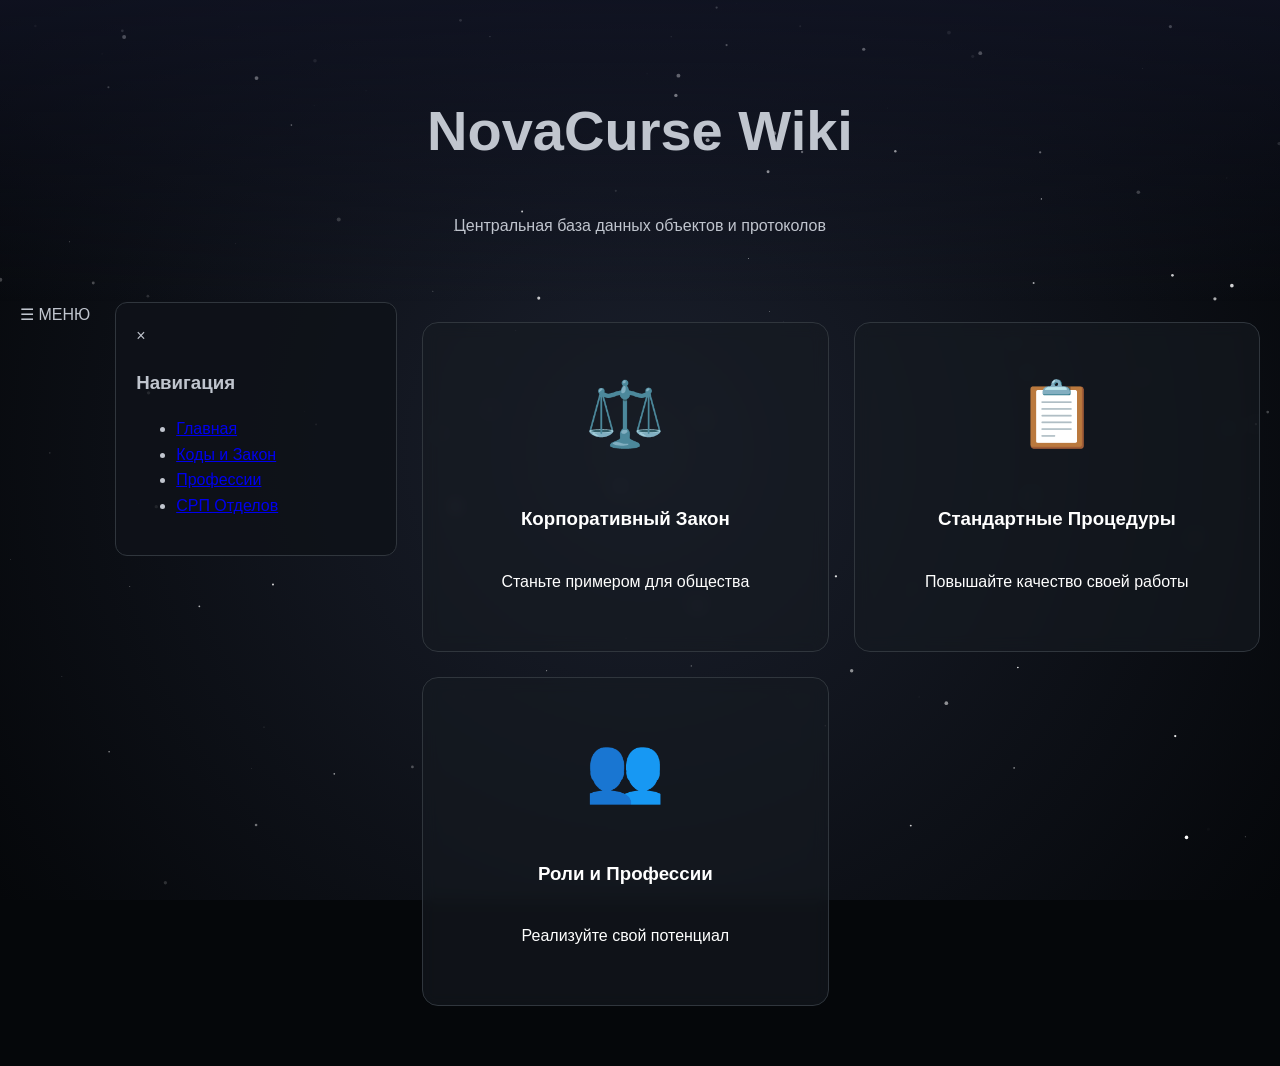
<file: index.html>
<!DOCTYPE html>
<html lang="ru">
<head>
    <meta charset="UTF-8">
    <meta name="viewport" content="width=device-width, initial-scale=1.0">
    <title>Главная | NovaCurse</title>
    <link rel="stylesheet" href="style.css">
</head>
<body>
    <canvas id="starfield"></canvas>
    <div class="space"><div class="stars"></div></div>

    <header>
        <h1 class="glitch-text">NovaCurse <span class="red-glow">Wiki</span></h1>
        <p>Центральная база данных объектов и протоколов</p>
    </header>

    <div class="container">
        <div class="menu-trigger" onclick="toggleMenu()">☰ МЕНЮ</div>

        <aside class="sidebar" id="sidebar">
            <div class="close-btn" onclick="toggleMenu()">×</div>
            <div class="menu-section">
                <h3>Навигация</h3>
                <ul>
                    <li><a href="index.html">Главная</a></li>
                    <li><a href="laws.html">Коды и Закон</a></li>
                    <li><a href="jobs.html">Профессии</a></li>
                    <li><a href="srp.html">СРП Отделов</a></li>
                </ul>
            </div>
        </aside>

        <main class="main-content">
            <div class="main-grid">
                <a href="laws.html" class="grid-card">
                    <div class="card-icon">⚖️</div>
                    <h3>Корпоративный Закон</h3>
                    <p>Станьте примером для общества</p>
                </a>
                <a href="srp.html" class="grid-card">
                    <div class="card-icon">📋</div>
                    <h3>Стандартные Процедуры</h3>
                    <p>Повышайте качество своей работы</p>
                </a>
                <a href="jobs.html" class="grid-card">
                    <div class="card-icon">👥</div>
                    <h3>Роли и Профессии</h3>
                    <p>Реализуйте свой потенциал</p>
                </a>
            </div>
        </main>
    </div>

    <script src="script.js"></script>
</body>
</html>
</file>
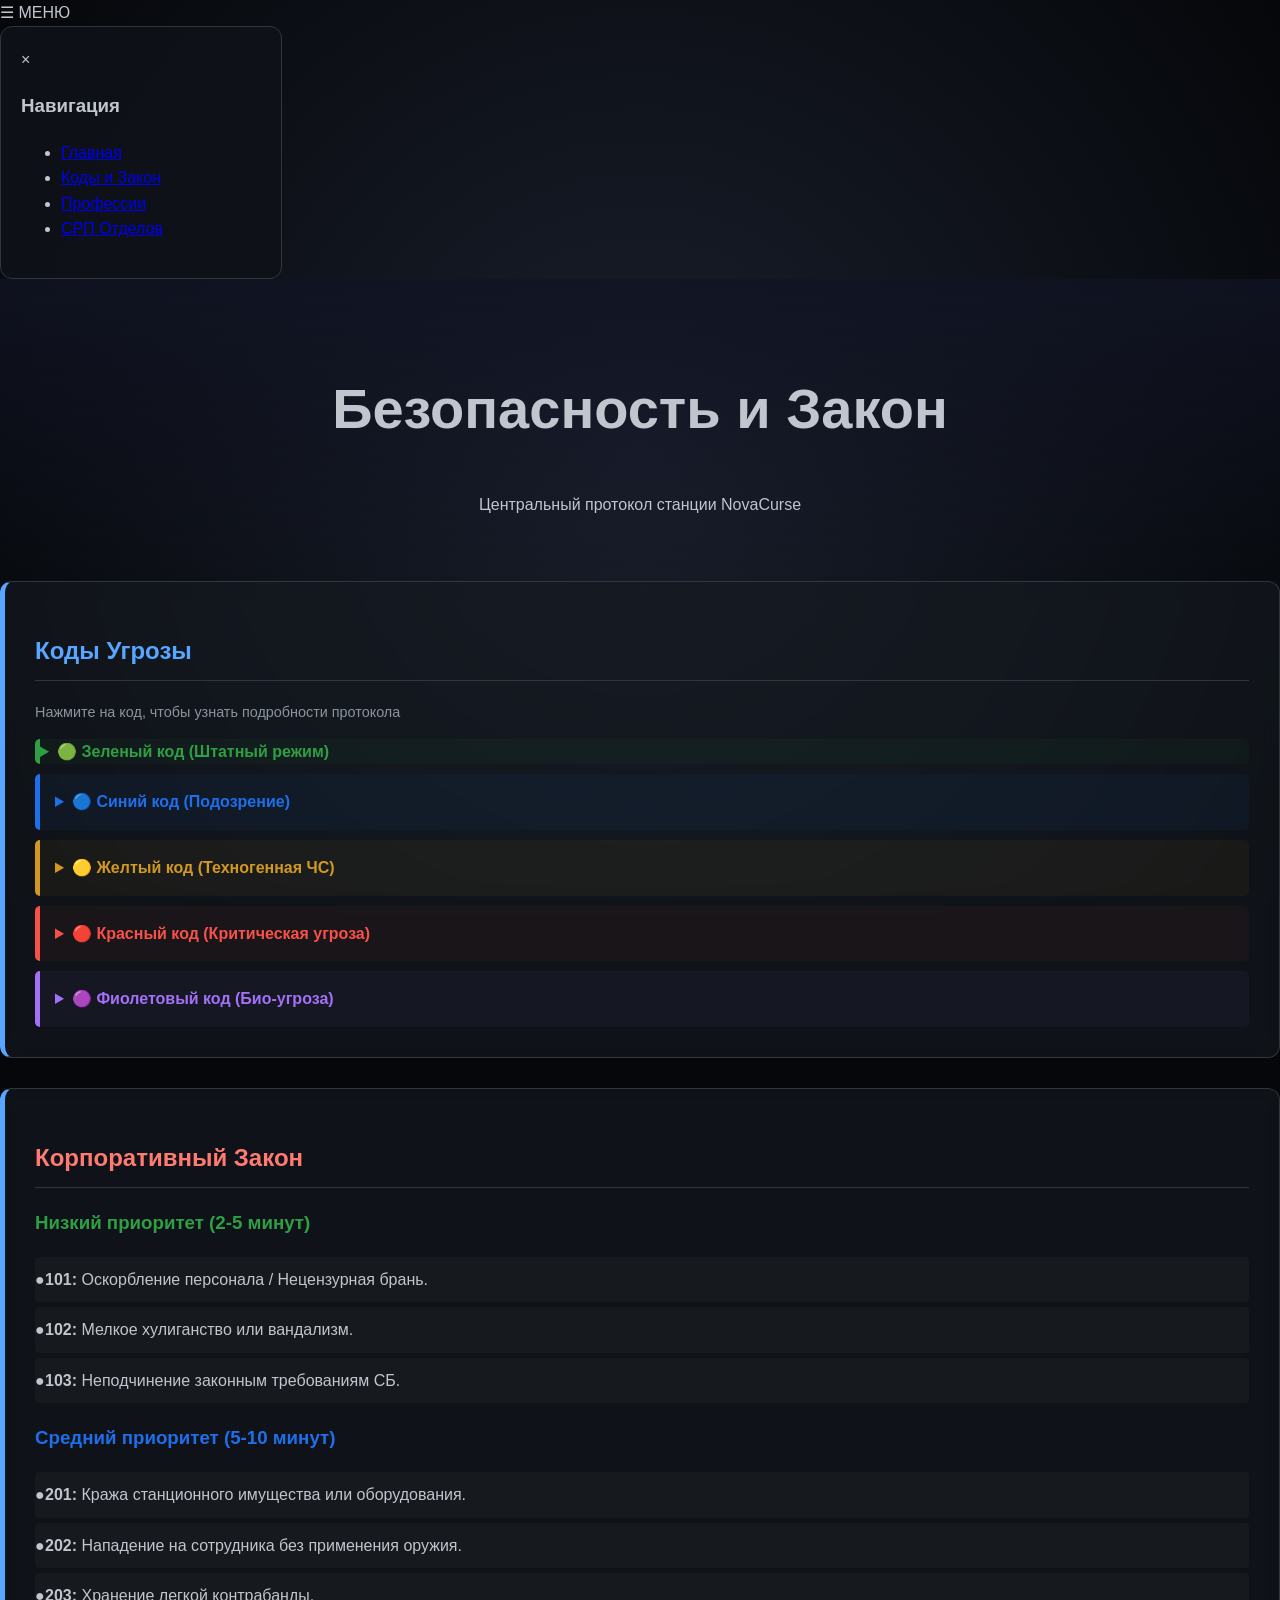
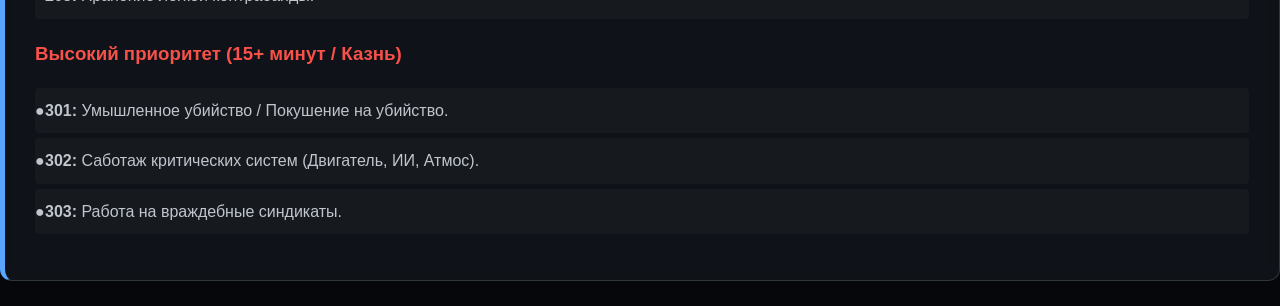
<file: laws.html>
<!DOCTYPE html>
<html lang="ru">
<head>
    <meta charset="UTF-8">
    <meta name="viewport" content="width=device-width, initial-scale=1.0">
    <title>Законы и Коды | NovaCurse</title>
    <link rel="stylesheet" href="style.css">
</head>
<body>
    <canvas id="starfield"></canvas>
    <div class="space"><div class="stars"></div></div>
    
    <div class="menu-trigger" onclick="toggleMenu()">☰ МЕНЮ</div>
    
    <aside class="sidebar" id="sidebar">
        <div class="close-btn" onclick="toggleMenu()">×</div>
        <div class="menu-section">
            <h3>Навигация</h3>
            <ul>
                <li><a href="index.html">Главная</a></li>
                <li><a href="laws.html">Коды и Закон</a></li>
                <li><a href="jobs.html">Профессии</a></li>
                <li><a href="srp.html">СРП Отделов</a></li>
            </ul>
        </div>
    </aside>

    <header>
        <h1 class="glitch-text">Безопасность и Закон</h1>
        <p>Центральный протокол станции NovaCurse</p>
    </header>

    <main class="content-wrapper">
        
        <section class="card">
            <h2 style="color: #58a6ff; border-bottom: 1px solid #30363d; padding-bottom: 10px;">Коды Угрозы</h2>
            <p style="font-size: 0.9em; color: #8b949e;">Нажмите на код, чтобы узнать подробности протокола</p>

            <details class="threat-card" style="border-left: 5px solid #2ea043; background: rgba(46, 160, 67, 0.05); margin-bottom: 10px; border-radius: 5px;">
                <summary style="padding: 15 shadow; cursor: pointer; font-weight: bold; color: #2ea043;">🟢 Зеленый код (Штатный режим)</summary>
                <div style="padding: 15px;">
                    <p>Станция функционирует в штатном режиме. Прямых угроз нет.</p>
                    <ul>
                        <li>Оружие СБ в кобуре.</li>
                        <li>Обыски без причины запрещены.</li>
                    </ul>
                </div>
            </details>

            <details class="threat-card" style="border-left: 5px solid #1f6feb; background: rgba(31, 111, 235, 0.05); margin-bottom: 10px; border-radius: 5px;">
                <summary style="padding: 15px; cursor: pointer; font-weight: bold; color: #1f6feb;">🔵 Синий код (Подозрение)</summary>
                <div style="padding: 15px;">
                    <p>Подозрительная активность или мелкий саботаж.</p>
                    <ul>
                        <li>Разрешены выборочные обыски.</li>
                        <li>Офицерам разрешено носить оружие в руках.</li>
                    </ul>
                </div>
            </details>

            <details class="threat-card" style="border-left: 5px solid #d29922; background: rgba(210, 153, 34, 0.05); margin-bottom: 10px; border-radius: 5px;">
                <summary style="padding: 15px; cursor: pointer; font-weight: bold; color: #d29922;">🟡 Желтый код (Техногенная ЧС)</summary>
                <div style="padding: 15px;">
                    <p>Разгерметизации, пожары, радиация.</p>
                    <ul>
                        <li>Приоритет инженерам.</li>
                        <li>СБ оцепляет опасные зоны.</li>
                    </ul>
                </div>
            </details>

            <details class="threat-card" style="border-left: 5px solid #f85149; background: rgba(248, 81, 73, 0.05); margin-bottom: 10px; border-radius: 5px;">
                <summary style="padding: 15px; cursor: pointer; font-weight: bold; color: #f85149;">🔴 Красный код (Критическая угроза)</summary>
                <div style="padding: 15px;">
                    <p>Вторжение врага, ядерная угроза или бунт.</p>
                    <ul>
                        <li>Боевой режим. Оружие к бою.</li>
                        <li>Летальная сила разрешена при сопротивлении.</li>
                    </ul>
                </div>
            </details>

            <details class="threat-card" style="border-left: 5px solid #a371f7; background: rgba(163, 113, 247, 0.05); border-radius: 5px;">
                <summary style="padding: 15px; cursor: pointer; font-weight: bold; color: #a371f7;">🟣 Фиолетовый код (Био-угроза)</summary>
                <div style="padding: 15px;">
                    <p>Вирусы, инфекции, ксеноморфы.</p>
                    <ul>
                        <li>Полный карантин отделов.</li>
                        <li>Использование костюмов биозащиты обязательно.</li>
                    </ul>
                </div>
            </details>
        </section>

        <section class="card" style="margin-top: 30px;">
            <h2 style="color: #ff7b72; border-bottom: 1px solid #30363d; padding-bottom: 10px;">Корпоративный Закон</h2>
            
            <div class="law-category">
                <h3 style="color: #2ea043;">Низкий приоритет (2-5 минут)</h3>
                <ul style="list-style: none; padding-left: 0;">
                    <li style="background: rgba(255,255,255,0.03); padding: 10px; margin-bottom: 5px; border-radius: 4px;"><strong>101:</strong> Оскорбление персонала / Нецензурная брань.</li>
                    <li style="background: rgba(255,255,255,0.03); padding: 10px; margin-bottom: 5px; border-radius: 4px;"><strong>102:</strong> Мелкое хулиганство или вандализм.</li>
                    <li style="background: rgba(255,255,255,0.03); padding: 10px; margin-bottom: 5px; border-radius: 4px;"><strong>103:</strong> Неподчинение законным требованиям СБ.</li>
                </ul>
            </div>

            <div class="law-category" style="margin-top: 20px;">
                <h3 style="color: #1f6feb;">Средний приоритет (5-10 минут)</h3>
                <ul style="list-style: none; padding-left: 0;">
                    <li style="background: rgba(255,255,255,0.03); padding: 10px; margin-bottom: 5px; border-radius: 4px;"><strong>201:</strong> Кража станционного имущества или оборудования.</li>
                    <li style="background: rgba(255,255,255,0.03); padding: 10px; margin-bottom: 5px; border-radius: 4px;"><strong>202:</strong> Нападение на сотрудника без применения оружия.</li>
                    <li style="background: rgba(255,255,255,0.03); padding: 10px; margin-bottom: 5px; border-radius: 4px;"><strong>203:</strong> Хранение легкой контрабанды.</li>
                </ul>
            </div>

            <div class="law-category" style="margin-top: 20px;">
                <h3 style="color: #f85149;">Высокий приоритет (15+ минут / Казнь)</h3>
                <ul style="list-style: none; padding-left: 0;">
                    <li style="background: rgba(255,255,255,0.03); padding: 10px; margin-bottom: 5px; border-radius: 4px;"><strong>301:</strong> Умышленное убийство / Покушение на убийство.</li>
                    <li style="background: rgba(255,255,255,0.03); padding: 10px; margin-bottom: 5px; border-radius: 4px;"><strong>302:</strong> Саботаж критических систем (Двигатель, ИИ, Атмос).</li>
                    <li style="background: rgba(255,255,255,0.03); padding: 10px; margin-bottom: 5px; border-radius: 4px;"><strong>303:</strong> Работа на враждебные синдикаты.</li>
                </ul>
            </div>
        </section>

    </main>

    <script>
        function toggleMenu() {
            document.getElementById('sidebar').classList.toggle('active');
        }
    </script>
</body>
</html>
</file>
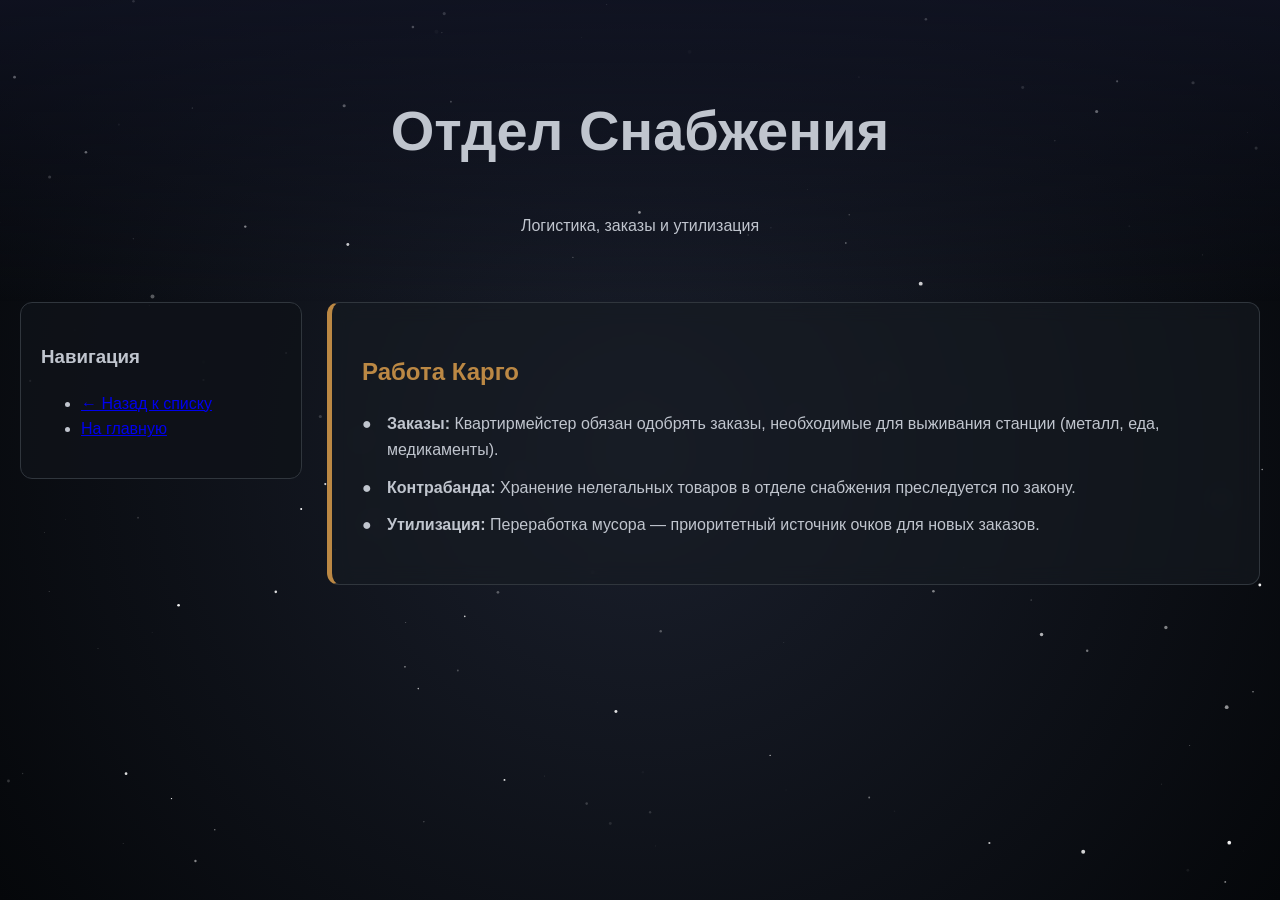
<file: srp_cargo.html>
<!DOCTYPE html>
<html lang="ru">
<head>
    <meta charset="UTF-8">
    <meta name="viewport" content="width=device-width, initial-scale=1.0">
    <title>СРП Снабжения | NovaCurse</title>
    <link rel="stylesheet" href="style.css">
</head>
<body>
    <canvas id="starfield"></canvas>
    <header>
        <h1 class="glitch-text">Отдел Снабжения</h1>
        <p>Логистика, заказы и утилизация</p>
    </header>
    <div class="container">
        <aside class="sidebar">
            <div class="menu-section">
                <h3>Навигация</h3>
                <ul>
                    <li><a href="srp.html">← Назад к списку</a></li>
                    <li><a href="index.html">На главную</a></li>
                </ul>
            </div>
        </aside>
        <main class="main-content">
            <section class="card card-cargo" style="border-left-color: var(--cargo-color);">
                <h2 style="color: var(--cargo-color);">Работа Карго</h2>
                <ul>
                    <li><strong>Заказы:</strong> Квартирмейстер обязан одобрять заказы, необходимые для выживания станции (металл, еда, медикаменты).</li>
                    <li><strong>Контрабанда:</strong> Хранение нелегальных товаров в отделе снабжения преследуется по закону.</li>
                    <li><strong>Утилизация:</strong> Переработка мусора — приоритетный источник очков для новых заказов.</li>
                </ul>
            </section>
        </main>
    </div>
    <script src="script.js"></script>
</body>
</html>
</file>
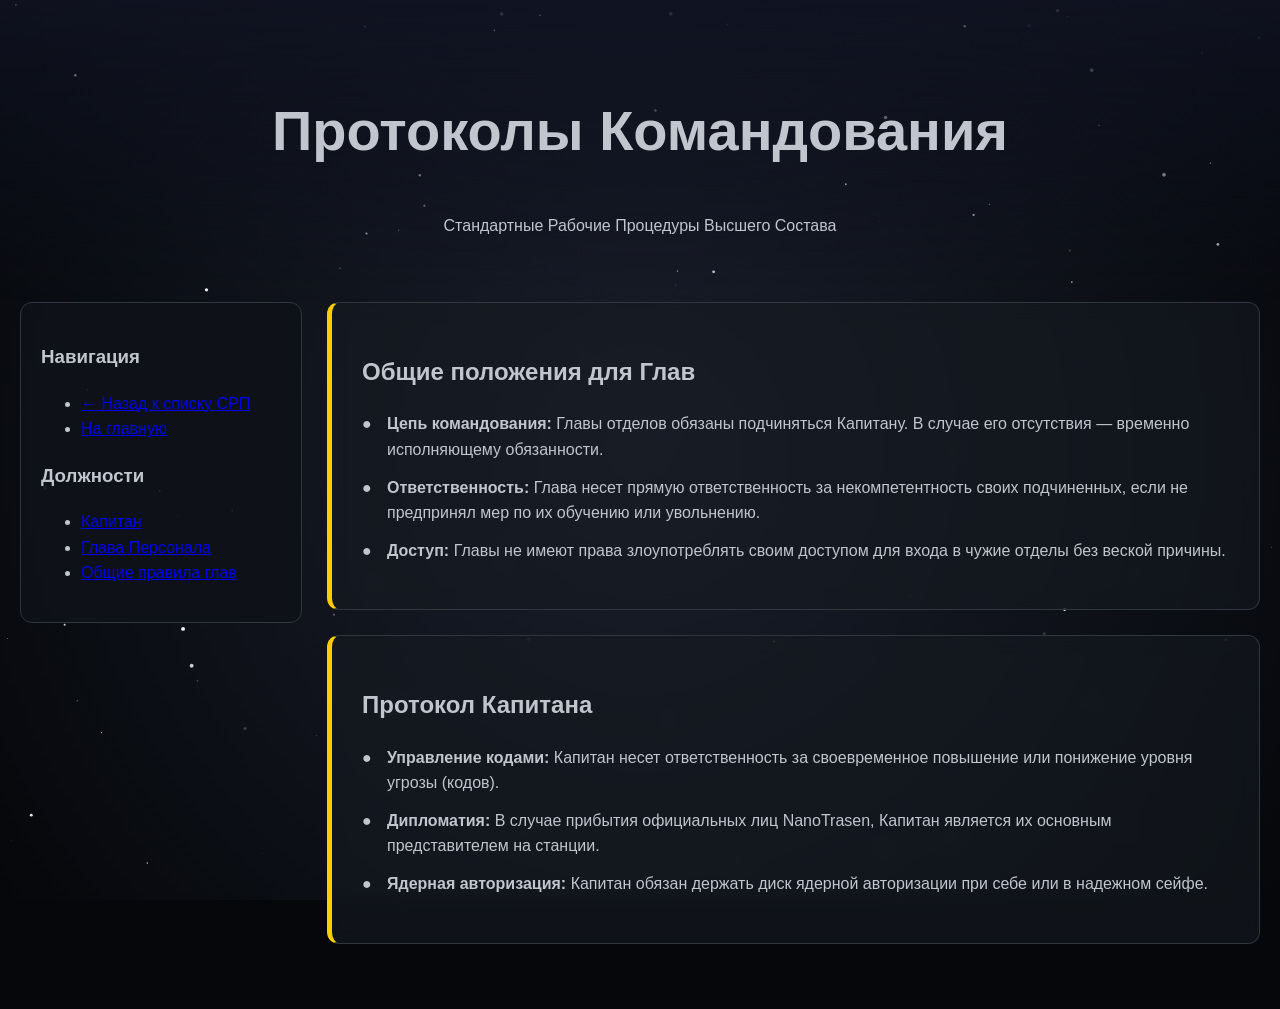
<file: srp_cmd.html>
<!DOCTYPE html>
<html lang="ru">
<head>
    <meta charset="UTF-8">
    <meta name="viewport" content="width=device-width, initial-scale=1.0">
    <title>СРП Командования | NovaCurse</title>
    <link rel="stylesheet" href="style.css">
</head>
<body>
    <canvas id="starfield"></canvas>
    
    <header>
        <h1 class="glitch-text">Протоколы Командования</h1>
        <p>Стандартные Рабочие Процедуры Высшего Состава</p>
    </header>

    <div class="container">
        <aside class="sidebar">
            <div class="menu-section">
                <h3>Навигация</h3>
                <ul>
                    <li><a href="srp.html">← Назад к списку СРП</a></li>
                    <li><a href="index.html">На главную</a></li>
                </ul>
            </div>
            <div class="menu-section">
                <h3>Должности</h3>
                <ul>
                    <li><a href="#captain">Капитан</a></li>
                    <li><a href="#hos">Глава Персонала</a></li>
                    <li><a href="#heads">Общие правила глав</a></li>
                </ul>
            </div>
        </aside>

        <main class="main-content">
            <section class="card" style="border-left-color: var(--cmd-color);" id="heads">
                <h2 class="dept-cmd">Общие положения для Глав</h2>
                <ul>
                    <li><strong>Цепь командования:</strong> Главы отделов обязаны подчиняться Капитану. В случае его отсутствия — временно исполняющему обязанности.</li>
                    <li><strong>Ответственность:</strong> Глава несет прямую ответственность за некомпетентность своих подчиненных, если не предпринял мер по их обучению или увольнению.</li>
                    <li><strong>Доступ:</strong> Главы не имеют права злоупотреблять своим доступом для входа в чужие отделы без веской причины.</li>
                </ul>
            </section>

            <section class="card" style="border-left-color: var(--cmd-color);" id="captain">
                <h2 class="dept-cmd">Протокол Капитана</h2>
                <ul>
                    <li><strong>Управление кодами:</strong> Капитан несет ответственность за своевременное повышение или понижение уровня угрозы (кодов).</li>
                    <li><strong>Дипломатия:</strong> В случае прибытия официальных лиц NanoTrasen, Капитан является их основным представителем на станции.</li>
                    <li><strong>Ядерная авторизация:</strong> Капитан обязан держать диск ядерной авторизации при себе или в надежном сейфе.</li>
                </ul>
            </section>
        </main>
    </div>

    <script src="script.js"></script>
</body>
</html>
</file>
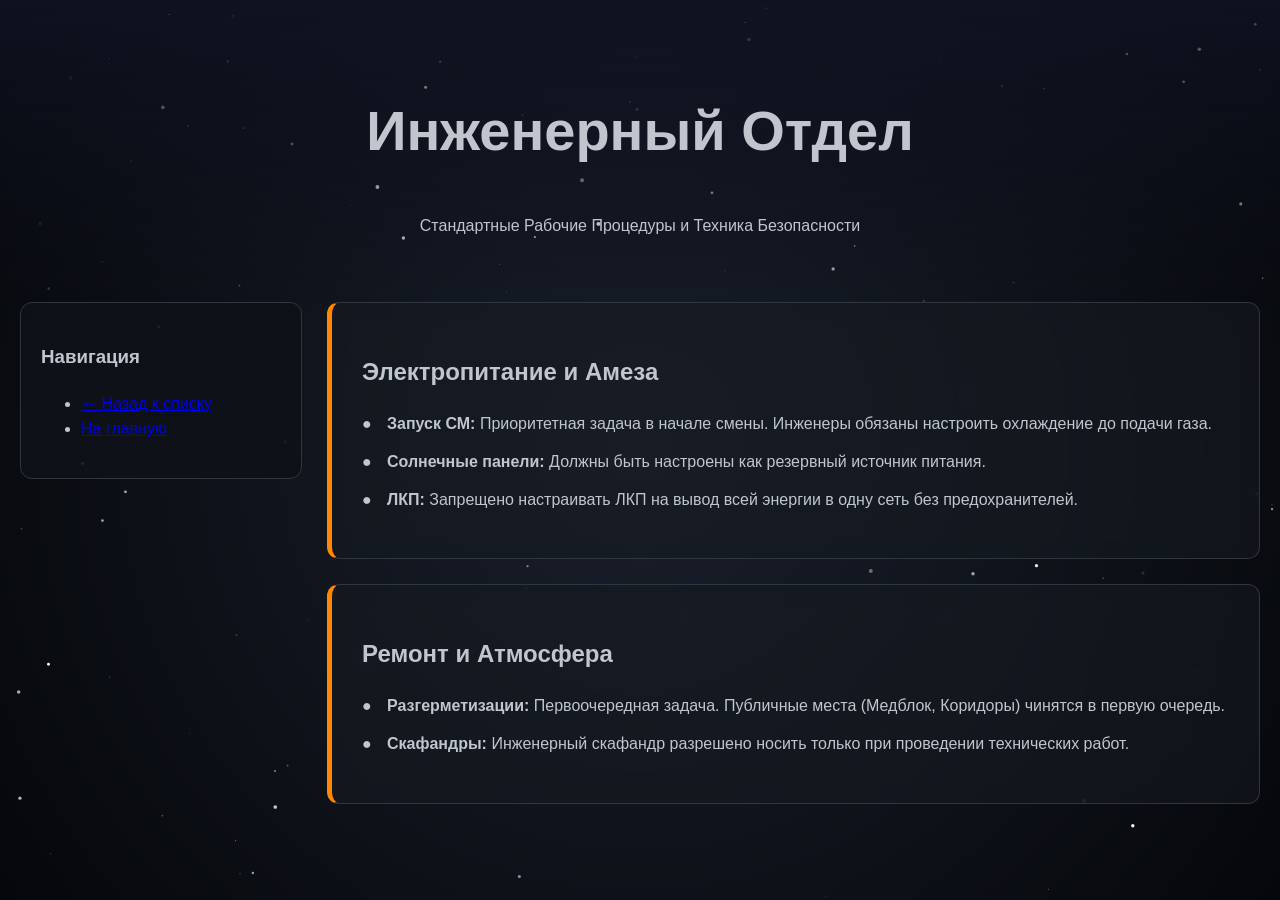
<file: srp_eng.html>
<!DOCTYPE html>
<html lang="ru">
<head>
    <meta charset="UTF-8">
    <meta name="viewport" content="width=device-width, initial-scale=1.0">
    <title>СРП Инженерии | NovaCurse</title>
    <link rel="stylesheet" href="style.css">
</head>
<body>
    <canvas id="starfield"></canvas>
    
    <header>
        <h1 class="glitch-text">Инженерный Отдел</h1>
        <p>Стандартные Рабочие Процедуры и Техника Безопасности</p>
    </header>

    <div class="container">
        <aside class="sidebar">
            <div class="menu-section">
                <h3>Навигация</h3>
                <ul>
                    <li><a href="srp.html">← Назад к списку</a></li>
                    <li><a href="index.html">На главную</a></li>
                </ul>
            </div>
        </aside>

        <main class="main-content">
            <section class="card" style="border-left-color: var(--eng-color);">
                <h2 class="dept-eng">Электропитание и Амеза</h2>
                <ul>
                    <li><strong>Запуск СМ:</strong> Приоритетная задача в начале смены. Инженеры обязаны настроить охлаждение до подачи газа.</li>
                    <li><strong>Солнечные панели:</strong> Должны быть настроены как резервный источник питания.</li>
                    <li><strong>ЛКП:</strong> Запрещено настраивать ЛКП на вывод всей энергии в одну сеть без предохранителей.</li>
                </ul>
            </section>

            <section class="card" style="border-left-color: var(--eng-color);">
                <h2 class="dept-eng">Ремонт и Атмосфера</h2>
                <ul>
                    <li><strong>Разгерметизации:</strong> Первоочередная задача. Публичные места (Медблок, Коридоры) чинятся в первую очередь.</li>
                    <li><strong>Скафандры:</strong> Инженерный скафандр разрешено носить только при проведении технических работ.</li>
                </ul>
            </section>
        </main>
    </div>

    <script src="script.js"></script>
</body>
</html>
</file>
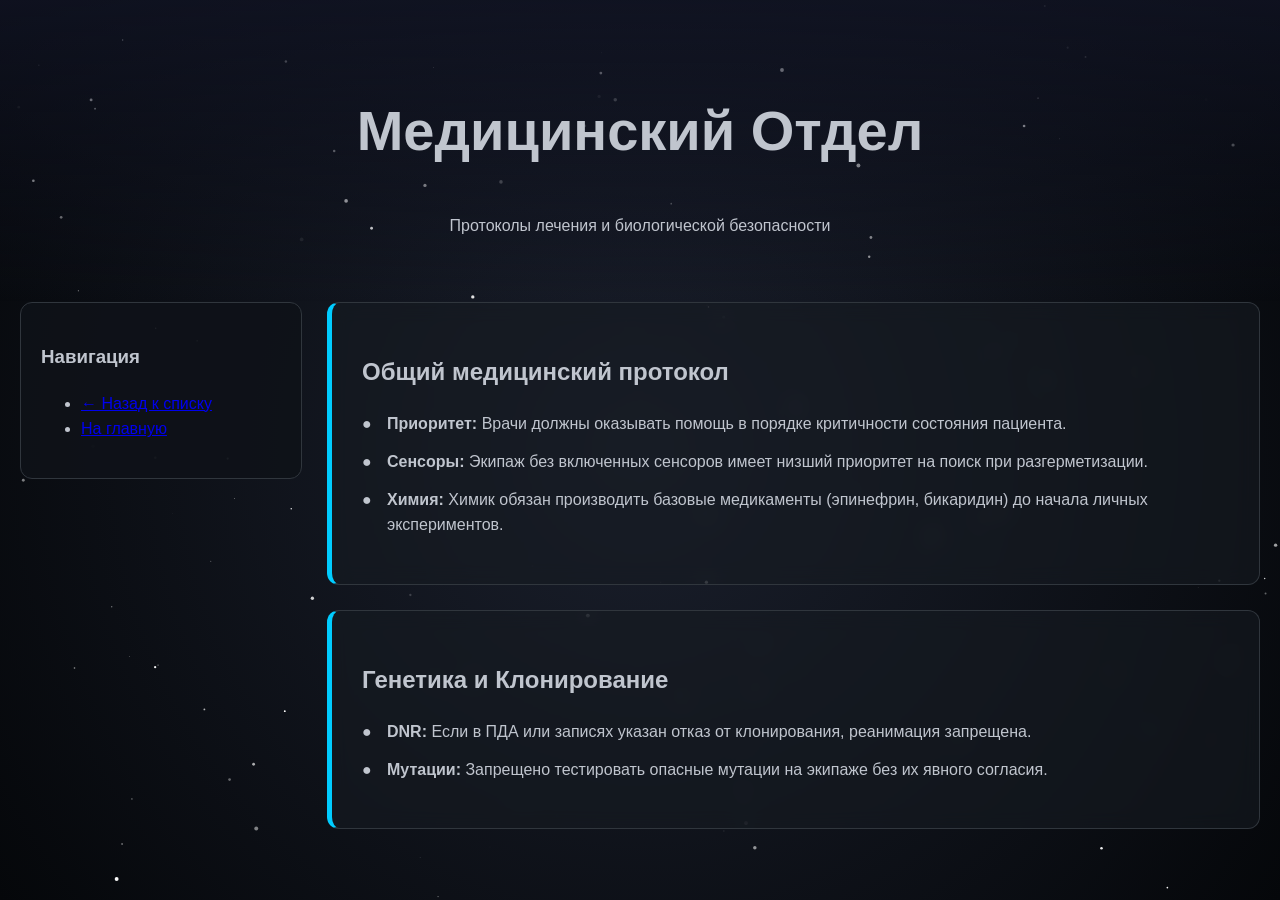
<file: srp_med.html>
<!DOCTYPE html>
<html lang="ru">
<head>
    <meta charset="UTF-8">
    <meta name="viewport" content="width=device-width, initial-scale=1.0">
    <title>СРП Медицины | NovaCurse</title>
    <link rel="stylesheet" href="style.css">
</head>
<body>
    <canvas id="starfield"></canvas>
    
    <header>
        <h1 class="glitch-text">Медицинский Отдел</h1>
        <p>Протоколы лечения и биологической безопасности</p>
    </header>

    <div class="container">
        <aside class="sidebar">
            <div class="menu-section">
                <h3>Навигация</h3>
                <ul>
                    <li><a href="srp.html">← Назад к списку</a></li>
                    <li><a href="index.html">На главную</a></li>
                </ul>
            </div>
        </aside>

        <main class="main-content">
            <section class="card" style="border-left-color: var(--med-color);">
                <h2 class="dept-med">Общий медицинский протокол</h2>
                <ul>
                    <li><strong>Приоритет:</strong> Врачи должны оказывать помощь в порядке критичности состояния пациента.</li>
                    <li><strong>Сенсоры:</strong> Экипаж без включенных сенсоров имеет низший приоритет на поиск при разгерметизации.</li>
                    <li><strong>Химия:</strong> Химик обязан производить базовые медикаменты (эпинефрин, бикаридин) до начала личных экспериментов.</li>
                </ul>
            </section>

            <section class="card" style="border-left-color: var(--med-color);">
                <h2 class="dept-med">Генетика и Клонирование</h2>
                <ul>
                    <li><strong>DNR:</strong> Если в ПДА или записях указан отказ от клонирования, реанимация запрещена.</li>
                    <li><strong>Мутации:</strong> Запрещено тестировать опасные мутации на экипаже без их явного согласия.</li>
                </ul>
            </section>
        </main>
    </div>

    <script src="script.js"></script>
</body>
</html>
</file>
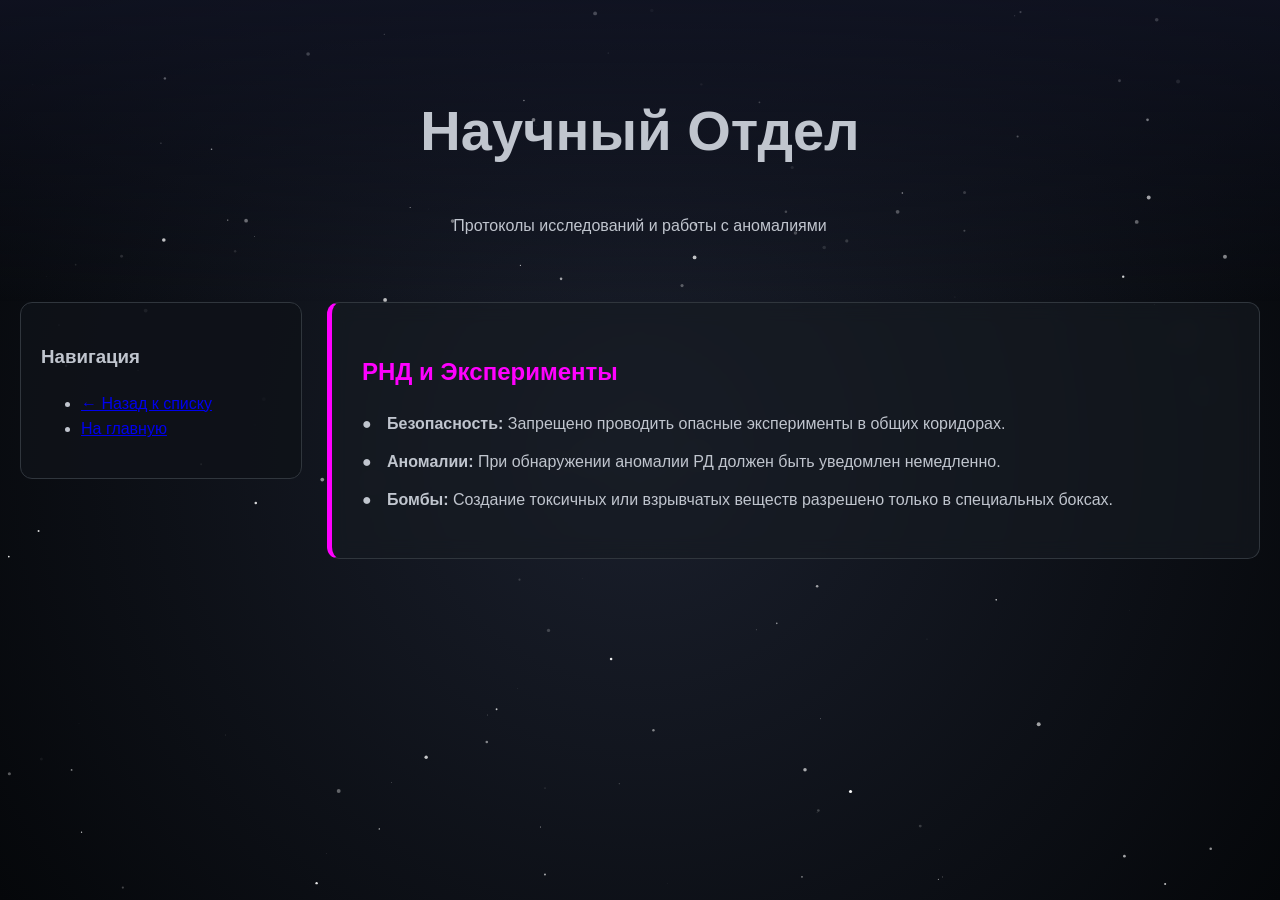
<file: srp_sci.html>
<!DOCTYPE html>
<html lang="ru">
<head>
    <meta charset="UTF-8">
    <meta name="viewport" content="width=device-width, initial-scale=1.0">
    <title>СРП Научного отдела | NovaCurse</title>
    <link rel="stylesheet" href="style.css">
</head>
<body>
    <canvas id="starfield"></canvas>
    <header>
        <h1 class="glitch-text">Научный Отдел</h1>
        <p>Протоколы исследований и работы с аномалиями</p>
    </header>
    <div class="container">
        <aside class="sidebar">
            <div class="menu-section">
                <h3>Навигация</h3>
                <ul>
                    <li><a href="srp.html">← Назад к списку</a></li>
                    <li><a href="index.html">На главную</a></li>
                </ul>
            </div>
        </aside>
        <main class="main-content">
            <section class="card card-sci" style="border-left-color: var(--sci-color);">
                <h2 style="color: var(--sci-color);">РНД и Эксперименты</h2>
                <ul>
                    <li><strong>Безопасность:</strong> Запрещено проводить опасные эксперименты в общих коридорах.</li>
                    <li><strong>Аномалии:</strong> При обнаружении аномалии РД должен быть уведомлен немедленно.</li>
                    <li><strong>Бомбы:</strong> Создание токсичных или взрывчатых веществ разрешено только в специальных боксах.</li>
                </ul>
            </section>
        </main>
    </div>
    <script src="script.js"></script>
</body>
</html>
</file>
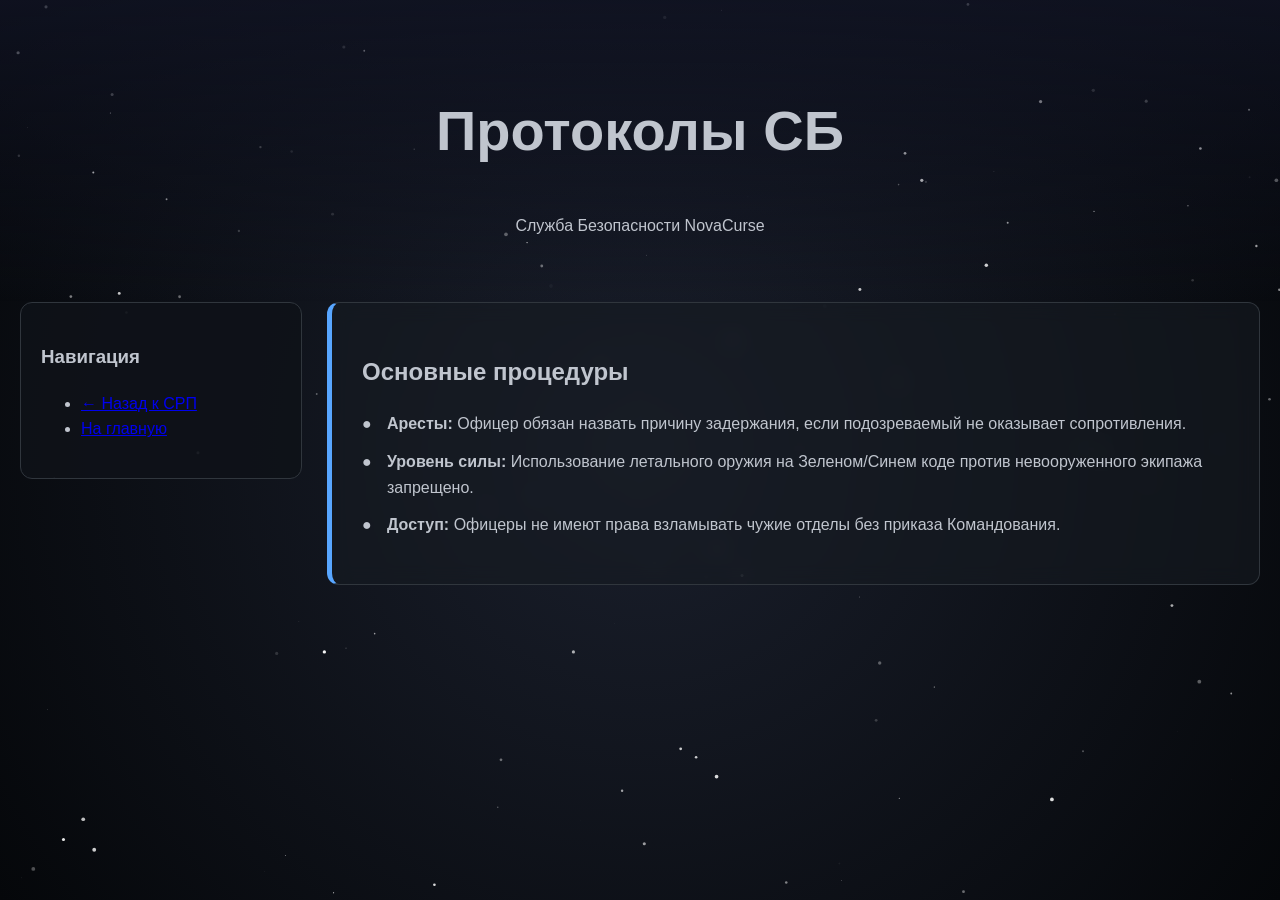
<file: srp_sec.html>
<!DOCTYPE html>
<html lang="ru">
<head>
    <meta charset="UTF-8">
    <meta name="viewport" content="width=device-width, initial-scale=1.0">
    <title>СРП СБ | NovaCurse</title>
    <link rel="stylesheet" href="style.css">
</head>
<body>
    <canvas id="starfield"></canvas>
    
    <header>
        <h1 class="glitch-text">Протоколы СБ</h1>
        <p>Служба Безопасности NovaCurse</p>
    </header>

    <div class="container">
        <aside class="sidebar">
            <div class="menu-section">
                <h3>Навигация</h3>
                <ul>
                    <li><a href="srp.html">← Назад к СРП</a></li>
                    <li><a href="index.html">На главную</a></li>
                </ul>
            </div>
        </aside>

        <main class="main-content">
            <section class="card threat-red">
                <h2 class="dept-sec">Основные процедуры</h2>
                <ul>
                    <li><strong>Аресты:</strong> Офицер обязан назвать причину задержания, если подозреваемый не оказывает сопротивления.</li>
                    <li><strong>Уровень силы:</strong> Использование летального оружия на Зеленом/Синем коде против невооруженного экипажа запрещено.</li>
                    <li><strong>Доступ:</strong> Офицеры не имеют права взламывать чужие отделы без приказа Командования.</li>
                </ul>
            </section>
        </main>
    </div>

    <script src="script.js"></script>
</body>
</html>
</file>
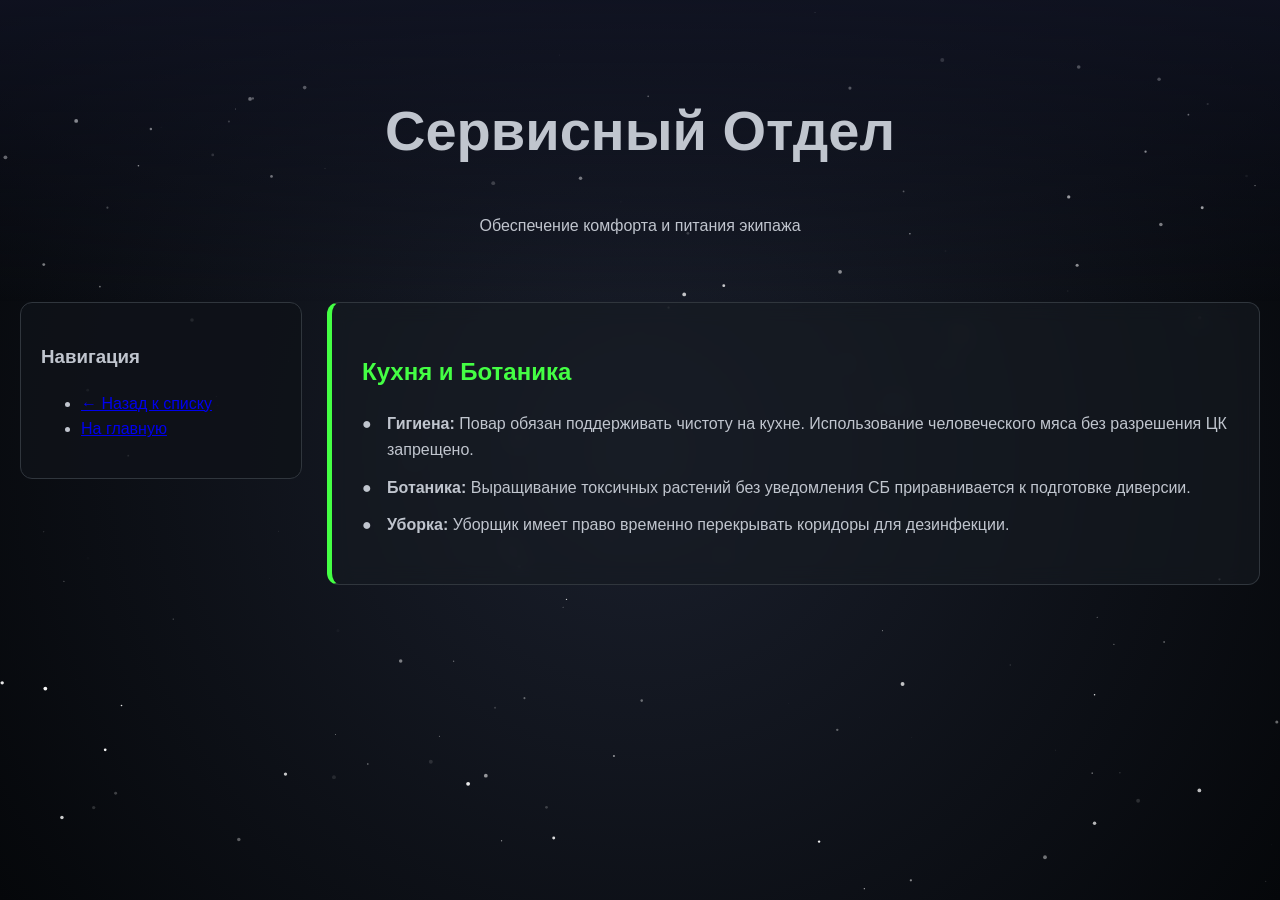
<file: srp_srv.html>
<!DOCTYPE html>
<html lang="ru">
<head>
    <meta charset="UTF-8">
    <meta name="viewport" content="width=device-width, initial-scale=1.0">
    <title>СРП Сервиса | NovaCurse</title>
    <link rel="stylesheet" href="style.css">
</head>
<body>
    <canvas id="starfield"></canvas>
    <header>
        <h1 class="glitch-text">Сервисный Отдел</h1>
        <p>Обеспечение комфорта и питания экипажа</p>
    </header>
    <div class="container">
        <aside class="sidebar">
            <div class="menu-section">
                <h3>Навигация</h3>
                <ul>
                    <li><a href="srp.html">← Назад к списку</a></li>
                    <li><a href="index.html">На главную</a></li>
                </ul>
            </div>
        </aside>
        <main class="main-content">
            <section class="card card-srv" style="border-left-color: var(--srv-color);">
                <h2 style="color: var(--srv-color);">Кухня и Ботаника</h2>
                <ul>
                    <li><strong>Гигиена:</strong> Повар обязан поддерживать чистоту на кухне. Использование человеческого мяса без разрешения ЦК запрещено.</li>
                    <li><strong>Ботаника:</strong> Выращивание токсичных растений без уведомления СБ приравнивается к подготовке диверсии.</li>
                    <li><strong>Уборка:</strong> Уборщик имеет право временно перекрывать коридоры для дезинфекции.</li>
                </ul>
            </section>
        </main>
    </div>
    <script src="script.js"></script>
</body>
</html>
</file>
<file: style.css>
/* =========================================

   1. ПЕРЕМЕННЫЕ И ОСНОВА

   ========================================= */

:root {

    --bg-color: #05070a;

    --card-bg: rgba(22, 27, 34, 0.6); /* Полупрозрачность для блюра */

    --sidebar-bg: rgba(15, 18, 25, 0.9);

    --text-color: #c0c5ce;

    --accent-blue: #58a6ff;

    

    /* Сочные цвета отделов */

    --cmd-color: #ffcc00;

    --sec-color: #ff4444;

    --eng-color: #ff8800;

    --med-color: #00ccff;

    --sci-color: #ff00ff;

    --cargo-color: #bb8844;

    --srv-color: #44ff44;

}



html, body {

    margin: 0;

    padding: 0;

    width: 100%;

    min-height: 100vh;

    color: var(--text-color);

    font-family: 'Segoe UI', Tahoma, Geneva, Verdana, sans-serif;

    line-height: 1.6;

    overflow-x: hidden;

    scroll-behavior: smooth;

    background-color: var(--bg-color);

}



body { background: transparent !important; }



#starfield {

    position: fixed;

    top: 0; left: 0;

    width: 100%; height: 100%;

    z-index: -2;

    background: radial-gradient(circle at center, #1a1f2c 0%, #05070a 100%);

}



/* =========================================

   2. ШАПКА И АНИМАЦИИ

   ========================================= */

header {

    background: linear-gradient(180deg, rgba(17, 20, 36, 0.8) 0%, rgba(15, 17, 26, 0) 100%);

    text-align: center;

    padding: 3rem 1rem;

}



.glitch-text {

    font-size: 3.5rem;

    font-weight: 800;

    animation: novaColor 10s infinite alternate ease-in-out, novaGlow 4s infinite alternate;

}



@keyframes novaColor {

    0% { color: #4facfe; }

    50% { color: #ff4d4d; }

    100% { color: #a371f7; }

}



@keyframes novaGlow {

    from { text-shadow: 0 0 10px rgba(79, 172, 254, 0.4); }

    to { text-shadow: 0 0 25px rgba(163, 113, 247, 0.7); }

}



/* =========================================

   3. МАКЕТ КОНТЕЙНЕРА

   ========================================= */

.container {

    display: flex;

    max-width: 1400px;

    margin: 0 auto;

    padding: 0 20px 40px 20px;

    gap: 25px;

    align-items: flex-start;

}



.sidebar {

    width: 240px;

    background: var(--sidebar-bg);

    padding: 20px;

    border-radius: 12px;

    border: 1px solid #30363d;

    position: sticky;

    top: 20px;

    z-index: 10;

}



.main-content { flex: 1; min-width: 0; }



/* =========================================

   4. ГЛАВНАЯ СЕТКА (КНОПКИ ИНДЕКСА)

   ========================================= */

.main-grid {

    display: grid;

    grid-template-columns: repeat(auto-fit, minmax(300px, 1fr));

    gap: 25px;

    padding: 20px 0;

}



.grid-card {

    background: var(--card-bg);

    backdrop-filter: blur(8px);

    border: 1px solid #30363d;

    border-radius: 16px;

    padding: 40px 20px;

    text-align: center;

    text-decoration: none;

    color: white;

    display: flex;

    flex-direction: column;

    align-items: center;

    transition: all 0.3s ease;

}



.grid-card:hover {

    transform: translateY(-10px);

    border-color: var(--accent-blue);

    box-shadow: 0 10px 30px rgba(88, 166, 255, 0.2);

}



.card-icon { font-size: 4rem; margin-bottom: 20px; }



/* =========================================

   5. СЕТКА ОТДЕЛОВ (СРП ПЛИТКИ)

   ========================================= */

.section-title {

    border-bottom: 2px solid #30363d;

    padding-bottom: 10px;

    margin-bottom: 30px;

    font-size: 1.8rem;

    color: #fff;

}



.dept-grid {

    display: grid;

    grid-template-columns: repeat(auto-fill, 260px); 

    gap: 25px;

    width: 100%;

    margin-bottom: 40px;

}



.dept-card {

    background: linear-gradient(145deg, rgba(30, 35, 45, 0.7), rgba(15, 18, 25, 0.8));

    backdrop-filter: blur(12px);

    border: 1px solid rgba(255, 255, 255, 0.1);

    border-radius: 12px;

    text-decoration: none;

    transition: all 0.4s cubic-bezier(0.175, 0.885, 0.32, 1.275);

    display: flex;

    flex-direction: column;

    overflow: hidden;

    position: relative;

    height: 190px;

    box-shadow: 0 4px 15px rgba(0, 0, 0, 0.3);

}



/* Свечение при наведении */

.dept-card::before {

    content: '';

    position: absolute;

    top: 0; left: 0; right: 0; bottom: 0;

    background: radial-gradient(circle at center, var(--glow-color), transparent 75%);

    opacity: 0;

    transition: opacity 0.4s ease;

    z-index: 0;

}



.dept-card-inner {

    padding: 25px;

    height: 100%;

    display: flex;

    flex-direction: column;

    align-items: center;

    justify-content: center;

    z-index: 1;

}



.dept-icon { 

    font-size: 3.5rem; 

    filter: drop-shadow(0 0 8px rgba(0,0,0,0.5));

    transition: transform 0.3s ease;

    animation: floatingIcon 4s ease-in-out infinite;

}



.dept-name {

    color: #fff;

    font-weight: 700;

    font-size: 0.85rem;

    text-transform: uppercase;

    letter-spacing: 1.2px;

    margin-top: 18px;

    text-align: center;

    text-shadow: 0 2px 4px rgba(0,0,0,0.5);

}



.dept-card:hover {

    transform: translateY(-8px) scale(1.02);

    border-color: rgba(255, 255, 255, 0.3);

    box-shadow: 0 15px 35px rgba(0, 0, 0, 0.5);

}



.dept-card:hover::before {

    opacity: 1;

}



.dept-card:hover .dept-icon {

    transform: scale(1.1);

}



/* Цвета и свечение отделов */

.dept-card.cmd { --glow-color: rgba(255, 204, 0, 0.15); border-bottom: 4px solid var(--cmd-color); }

.dept-card.sec { --glow-color: rgba(255, 68, 68, 0.15); border-bottom: 4px solid var(--sec-color); }

.dept-card.med { --glow-color: rgba(0, 204, 255, 0.15); border-bottom: 4px solid var(--med-color); }

.dept-card.sci { --glow-color: rgba(255, 0, 255, 0.15); border-bottom: 4px solid var(--sci-color); }

.dept-card.eng { --glow-color: rgba(255, 136, 0, 0.15); border-bottom: 4px solid var(--eng-color); }

.dept-card.cargo { --glow-color: rgba(187, 136, 68, 0.15); border-bottom: 4px solid var(--cargo-color); }

.dept-card.srv { --glow-color: rgba(68, 255, 68, 0.15); border-bottom: 4px solid var(--srv-color); }



@keyframes floatingIcon {

    0%, 100% { transform: translateY(0); }

    50% { transform: translateY(-6px); }

}



/* =========================================

   6. КАРТОЧКИ ТЕКСТА

   ========================================= */

section, .card {

    background: var(--card-bg);

    backdrop-filter: blur(10px);

    border: 1px solid #30363d;

    border-radius: 12px;

    padding: 30px;

    margin-bottom: 25px;

    border-left: 5px solid var(--accent-blue);

}



.card-cmd { border-left-color: var(--cmd-color); }

.card-sec { border-left-color: var(--sec-color); }

.card-med { border-left-color: var(--med-color); }

.card-eng { border-left-color: var(--eng-color); }



.card ul { list-style: none; padding-left: 0; }

.card li { position: relative; padding-left: 25px; margin-bottom: 12px; color: var(--text-color); }

.card li::before { content: "●"; position: absolute; left: 0; color: inherit; }



/* =========================================

   7. АДАПТИВНОСТЬ

   ========================================= */

@media (max-width: 1000px) {

    .container { flex-direction: column; }

    .sidebar { width: 100%; position: relative; }

    .dept-grid { 

        grid-template-columns: repeat(auto-fit, minmax(240px, 1fr)); 

    }

}

/* Стили для уровней угроз */

.threat-container {

    margin-top: 20px;

    display: flex;

    flex-direction: column;

    gap: 15px;

}



.threat-item {

    background: rgba(22, 27, 34, 0.4);

    backdrop-filter: blur(10px);

    border: 1px solid rgba(255, 255, 255, 0.1);

    border-radius: 12px;

    overflow: hidden;

    transition: all 0.3s ease;

}



.threat-header {

    padding: 20px;

    cursor: pointer;

    display: flex;

    align-items: center;

    list-style: none;

    position: relative;

}



.threat-header::-webkit-details-marker { display: none; }



.status-indicator {

    width: 12px;

    height: 12px;

    border-radius: 50%;

    margin-right: 15px;

    display: inline-block;

}



.green .status-indicator {

    background-color: #2ea043;

    box-shadow: 0 0 10px #2ea043;

}



.status-name {

    font-weight: 800;

    text-transform: uppercase;

    margin-right: 20px;

}



.green .status-name { color: #2ea043; }



.threat-desc-short {

    color: #8b949e;

    font-size: 0.9rem;

}



.threat-content {

    padding: 0 25px 25px 50px;

    border-top: 1px solid rgba(255, 255, 255, 0.05);

    animation: fadeIn 0.4s ease;

}



.announcement-box {

    background: rgba(46, 160, 67, 0.1);

    border-left: 4px solid #2ea043;

    padding: 15px;

    border-radius: 4px;

    margin: 20px 0;

}



.play-btn {

    background: #2ea043;

    color: white;

    border: none;

    padding: 8px 16px;

    border-radius: 6px;

    cursor: pointer;

    font-weight: 600;

    transition: 0.2s;

}



.play-btn:hover { background: #3fb950; transform: scale(1.05); }



.threat-info-grid {

    display: grid;

    grid-template-columns: 1fr 1fr;

    gap: 20px;

    margin-top: 20px;

}



.info-block h4 {

    color: #fff;

    margin-bottom: 8px;

    border-bottom: 1px solid rgba(255,255,255,0.1);

    padding-bottom: 5px;

}



@keyframes fadeIn {

    from { opacity: 0; transform: translateY(-10px); }

    to { opacity: 1; transform: translateY(0); }

}

/* Цвета для Синего кода */

.threat-item.blue { border-left: 5px solid #0056b3; }

.threat-item.blue .status-indicator, 

.threat-item.blue .status-name { 

    color: #58a6ff; 

}

.blue .status-indicator {

    background-color: #58a6ff;

    box-shadow: 0 0 10px #58a6ff;

}

.threat-item.blue .announcement-box {

    background: rgba(88, 166, 255, 0.1);

    border-left: 4px solid #58a6ff;

}

.threat-item.blue .play-btn {

    background: #0056b3;

}

.threat-item.blue .play-btn:hover {

    background: #0070e0;

    box-shadow: 0 0 15px #58a6ff;

}

/* Цвета для Желтого кода */

.threat-item.yellow { border-left: 5px solid #d29922; }

.threat-item.yellow .status-indicator, 

.threat-item.yellow .status-name { 

    color: #e3b341; 

}

.yellow .status-indicator {

    background-color: #e3b341;

    box-shadow: 0 0 10px #e3b341;

}

.threat-item.yellow .announcement-box {

    background: rgba(227, 179, 65, 0.1);

    border-left: 4px solid #e3b341;

}

.threat-item.yellow .play-btn {

    background: #d29922;

    color: #0d1117; /* Темный текст для контраста на желтом */

}

.threat-item.yellow .play-btn:hover {

    background: #f1b622;

    box-shadow: 0 0 15px #e3b341;

}

/* Цвета для Фиолетового кода */

.threat-item.violet { border-left: 5px solid #a371f7; }

.threat-item.violet .status-indicator, 

.threat-item.violet .status-name { 

    color: #a371f7; 

}

.violet .status-indicator {

    background-color: #a371f7;

    box-shadow: 0 0 10px #a371f7;

}

.threat-item.violet .announcement-box {

    background: rgba(163, 113, 247, 0.1);

    border-left: 4px solid #a371f7;

}

.threat-item.violet .play-btn {

    background: #7d46e4;

}

.threat-item.violet .play-btn:hover {

    background: #905cf2;

    box-shadow: 0 0 15px #a371f7;

}



/* Особенность для фиолетового контента: акцент на запретах */

.threat-item.violet b {

    color: #f85149; /* Красный акцент для слова ЗАПРЕЩЕНА */

}

/* Уровень угрозы Гамма — в цвет скриншота */

.threat-item.gamma { 

    border-left: 5px solid #a35b71; /* Тот самый розовато-бордовый цвет */

    background: rgba(163, 91, 113, 0.05); 

}



.threat-item.gamma .status-indicator, 

.threat-item.gamma .status-name { 

    color: #c47c92; 

}



.gamma .status-indicator {

    background-color: #c47c92;

    box-shadow: 0 0 10px rgba(163, 91, 113, 0.5);

    /* Анимация мигания полностью удалена */

}



.threat-item.gamma .announcement-box {

    background: rgba(163, 91, 113, 0.15);

    border: 1px solid rgba(163, 91, 113, 0.3);

    border-left: 6px solid #a35b71;

}



.threat-item.gamma .play-btn {

    background: #a35b71;

    color: #fff;

}



.threat-item.gamma .play-btn:hover {

    background: #c47c92;

    box-shadow: 0 0 15px rgba(196, 124, 146, 0.4);

}



/* Цвет важных акцентов внутри текста */

.threat-item.gamma b {

    color: #db97ab;

}

/* Уровень угрозы Сьерра — Цвет со скриншота */

.threat-item.sierra { 

    border-left: 5px solid #28a99e; /* Бирюзовый оттенок из примера */

    background: rgba(40, 169, 158, 0.05); 

}



.threat-item.sierra .status-indicator, 

.threat-item.sierra .status-name { 

    color: #38c8bc; 

}



.sierra .status-indicator {

    background-color: #38c8bc;

    box-shadow: 0 0 10px #28a99e;

}



.threat-item.sierra .announcement-box {

    background: rgba(40, 169, 158, 0.1);

    border: 1px solid rgba(40, 169, 158, 0.2);

    border-left: 6px solid #28a99e;

}



.threat-item.sierra .play-btn {

    background: #28a99e;

    color: #fff;

}



.threat-item.sierra .play-btn:hover {

    background: #38c8bc;

    box-shadow: 0 0 15px rgba(56, 200, 188, 0.4);

}



/* Акценты для текста Сьерра-кода */

.threat-item.sierra b {

    color: #4df0e1;

}

/* Уровень угрозы Дельта — Глубокий красный из скриншота */

.threat-item.delta { 

    border-left: 5px solid #5a1414; /* Темно-бордовый оттенок */

    background: rgba(90, 20, 20, 0.1); 

}



.threat-item.delta .status-indicator, 

.threat-item.delta .status-name { 

    color: #cc3333; 

}



.delta .status-indicator {

    background-color: #ff0000;

    box-shadow: 0 0 15px #ff0000;

}



.threat-item.delta .announcement-box {

    background: rgba(90, 20, 20, 0.3);

    border: 1px solid rgba(255, 0, 0, 0.2);

    border-left: 6px solid #ff0000;

    animation: deltaPulse 2s infinite; /* Эффект тревоги */

}



.threat-item.delta .play-btn {

    background: #5a1414;

    color: #fff;

    border: 1px solid #cc3333;

}



.threat-item.delta .play-btn:hover {

    background: #cc3333;

    box-shadow: 0 0 20px rgba(204, 51, 51, 0.5);

}



/* Красные акценты для критической информации */

.threat-item.delta b {

    color: #ff4444;

}



@keyframes deltaPulse {

    0% { box-shadow: inset 0 0 0px rgba(255, 0, 0, 0); }

    50% { box-shadow: inset 0 0 15px rgba(255, 0, 0, 0.2); }

    100% { box-shadow: inset 0 0 0px rgba(255, 0, 0, 0); }

}

/* Контейнер для сетки профессий */

.jobs-grid {

    display: flex;

    flex-wrap: wrap;

    gap: 20px;

    justify-content: center;

    padding: 20px;

    background: rgba(20, 20, 25, 0.8);

    border-radius: 10px;

}



/* Карточка отдельной роли */

.job-card {

    display: flex;

    flex-direction: column;

    align-items: center;

    width: 150px;

    transition: transform 0.2s;

}



.job-card:hover {

    transform: translateY(-5px);

}



/* Спрайт персонажа */

.job-sprite {

    width: 64px; /* Размер пиксель-арта */

    height: auto;

    image-rendering: pixelated; /* Сохраняет четкость пикселей */

    margin-bottom: 10px;

}



/* Блок с иконкой и текстом */

.job-info {

    display: flex;

    align-items: center;

    gap: 5px;

    font-size: 0.9rem;

    color: #4a90e2; /* Голубой цвет текста как на скрине */

    text-align: center;

}



.job-icon {

    width: 16px;

    height: 16px;

}
body {
    background-image: url('images/space_bg.jpg'); /* Путь к твоему фону */
    background-size: cover;
    background-position: center;
    background-attachment: fixed; /* Фон не будет прокручиваться */
    background-repeat: no-repeat;
}
/* Общие стили для заголовков отделов */
.section-title {
    padding: 10px 20px;
    border-radius: 5px;
    margin-top: 40px;
    text-transform: uppercase;
    letter-spacing: 2px;
    font-weight: bold;
    border-left: 8px solid;
}

/* Командование — Золотой */
.cmd-section .section-title {
    background: rgba(255, 204, 0, 0.2);
    color: #ffcc00;
    border-left-color: #ffcc00;
}

/* СБ — Красный */
.sec-section .section-title {
    background: rgba(255, 68, 68, 0.2);
    color: #ff4444;
    border-left-color: #ff4444;
}

/* Медики — Голубой */
.med-section .section-title {
    background: rgba(0, 204, 255, 0.2);
    color: #00ccff;
    border-left-color: #00ccff;
}

/* Наука — Фиолетовый */
.sci-section .section-title {
    background: rgba(153, 51, 255, 0.2);
    color: #9933ff;
    border-left-color: #9933ff;
}

/* Инженеры — Оранжевый */
.eng-section .section-title {
    background: rgba(255, 136, 0, 0.2);
    color: #ff8800;
    border-left-color: #ff8800;
}
</file>
